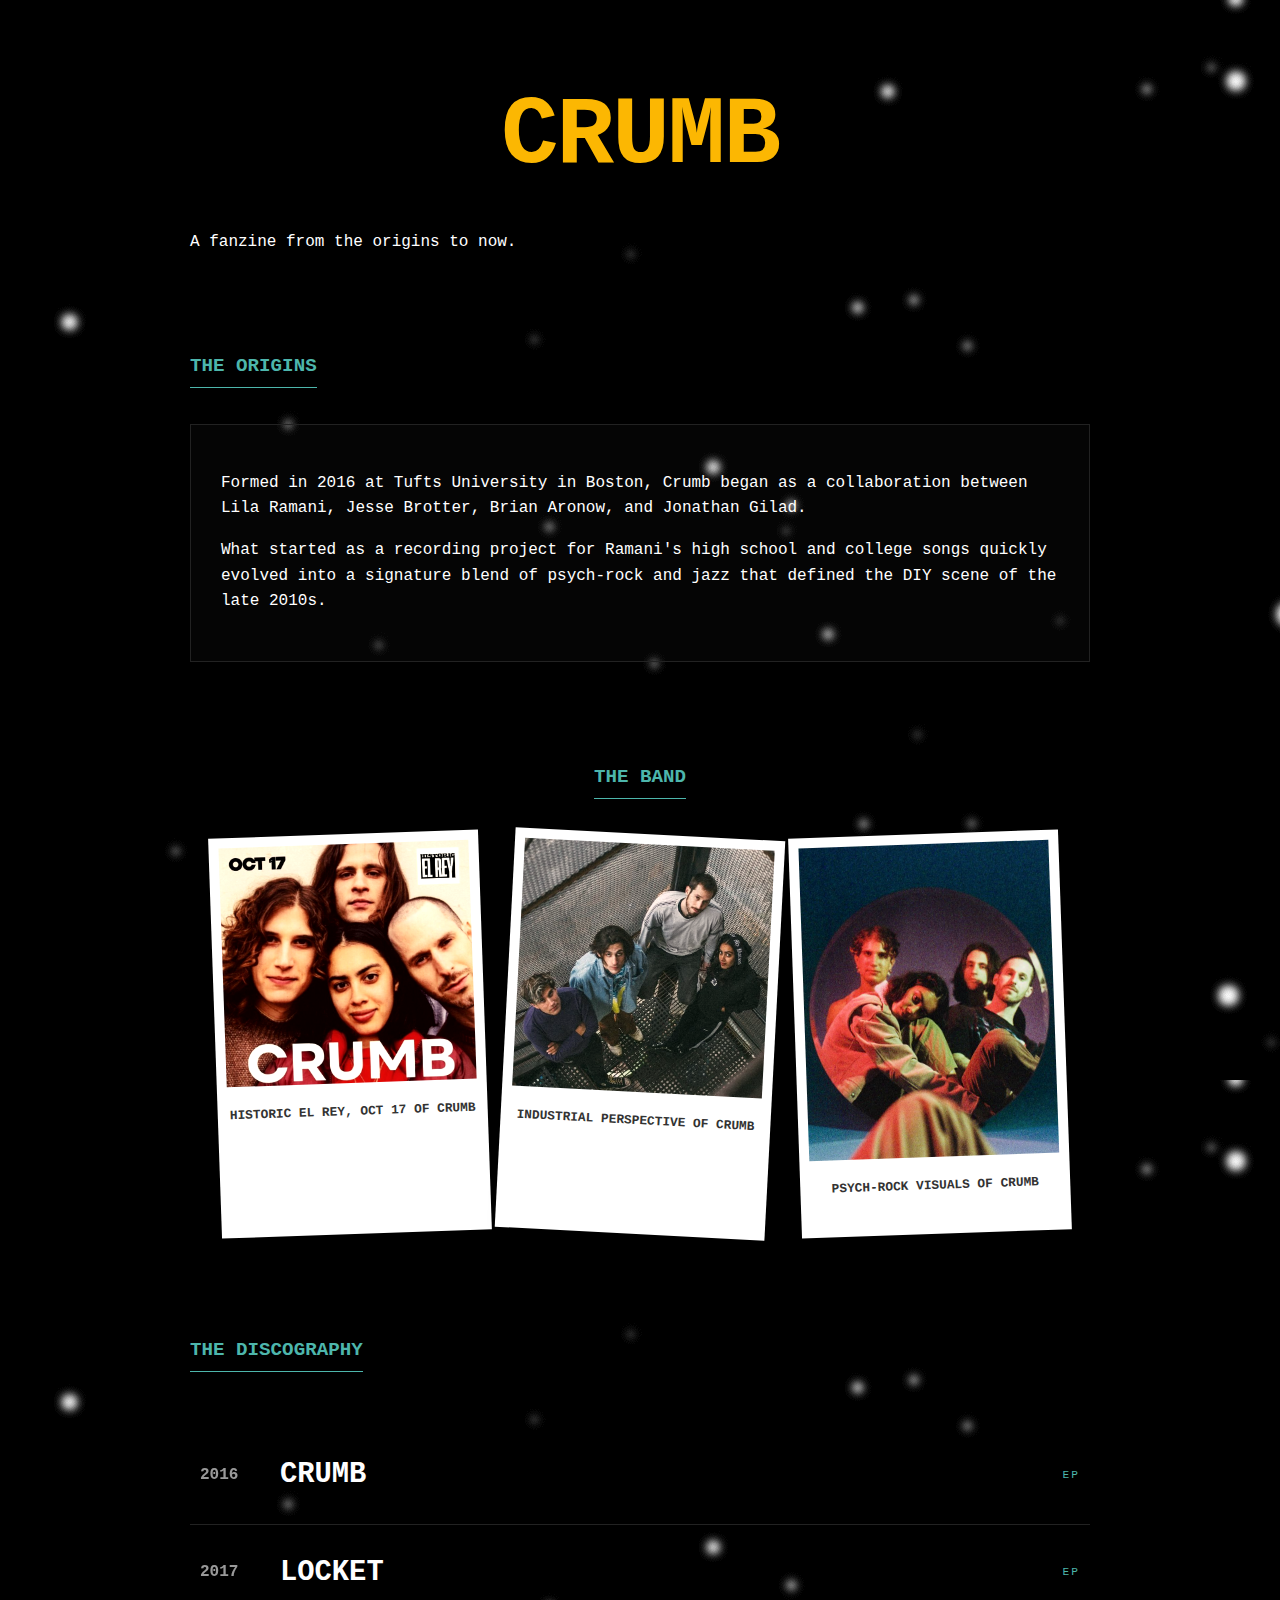
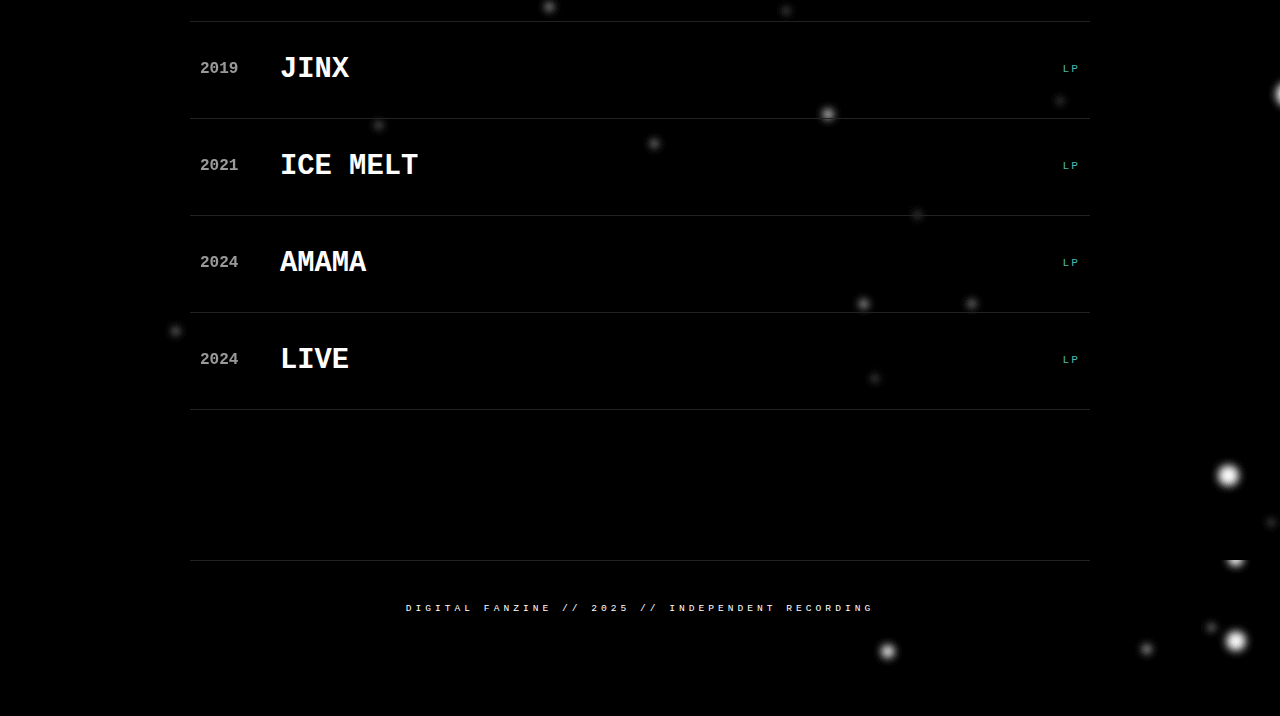
<file: index.html>
<!DOCTYPE html>
<html lang="en">
<head>
    <meta charset="UTF-8">
    <meta name="viewport" content="width=device-width, initial-scale=1.0">
    <title>CRUMB ZINE</title>
       <link rel="stylesheet" href="style.css" >
</head>
<body>

    <div class="container">
        <header>
            <h1>CRUMB</h1>
            <p class="subtitle">A fanzine from the origins to now.</p>
        </header>

        <section id="origin">
            <h2>The Origins</h2>
            <div class="origin-box">
                <p>Formed in 2016 at Tufts University in Boston, Crumb began as a collaboration between Lila Ramani, Jesse Brotter, Brian Aronow, and Jonathan Gilad.</p>
                <p>What started as a recording project for Ramani's high school and college songs quickly evolved into a signature blend of psych-rock and jazz that defined the DIY scene of the late 2010s.</p>
            </div>
        </section>

        <section id="gallery">
            <h2>The Band</h2>
            <div class="photo-spread">
                <div class="photo-item">
                    <img src="Crumb (1).jpg" alt="Crumb band portrait">
                    <p class="photo-caption">Historic El Rey, Oct 17  of crumb</p>
                </div>
                <div class="photo-item">
                    <img src="crumbbb.jpg" alt="Band on stairs">
                    <p class="photo-caption">Industrial perspective of crumb</p>
                </div>
                <div class="photo-item">
                    <img src="Crumb (@some_crumb) • Photos et vidéos Instagram (1).jpg" alt="Crumb dreamscape">
                    <p class="photo-caption">Psych-rock visuals of crumb</p>
                </div>
            </div>
        </section>

        <section id="albums">
            <h2>The Discography</h2>
            <div class="album-grid">
               <a href="crumb-ep.html" class="album-link"> 
                    <div class="album-card">
                        <span class="year">2016</span>
                        <span class="album-title">Crumb</span>
                        <span class="format">EP</span>
                    </div>
                </a>

                <a href="locket.html" class="album-link"> 
                    <div class="album-card">
                        <span class="year">2017</span>
                        <span class="album-title">Locket</span>
                        <span class="format">EP</span>
                    </div>
                </a>

                <a href="jinx.html" class="album-link">
                    <div class="album-card">
                        <span class="year">2019</span>
                        <span class="album-title">Jinx</span>
                        <span class="format">LP</span>
                    </div>
                </a>
                
                <a href="icemelt.html" class="album-link">
                    <div class="album-card">
                        <span class="year">2021</span>
                        <span class="album-title">Ice Melt</span>
                        <span class="format">LP</span>
                    </div>
                </a>
               
            <a href="amama.html" class="album-link">
                <div class="album-card">
                    <span class="year">2024</span>
                    <span class="album-title">AMAMA</span>
                    <span class="format">LP</span>
                </div>
            </a>

            <a href="live.html" class="album-link">
                <div class="album-card">
                    <span class="year">2024</span>
                    <span class="album-title">LIVE</span>
                    <span class="format">LP</span>
                </div>
            </a>

            
        </div>
        </section>

        <footer>
            DIGITAL FANZINE // 2025 // INDEPENDENT RECORDING
        </footer>
    </div>

</body>
</html>
</file>
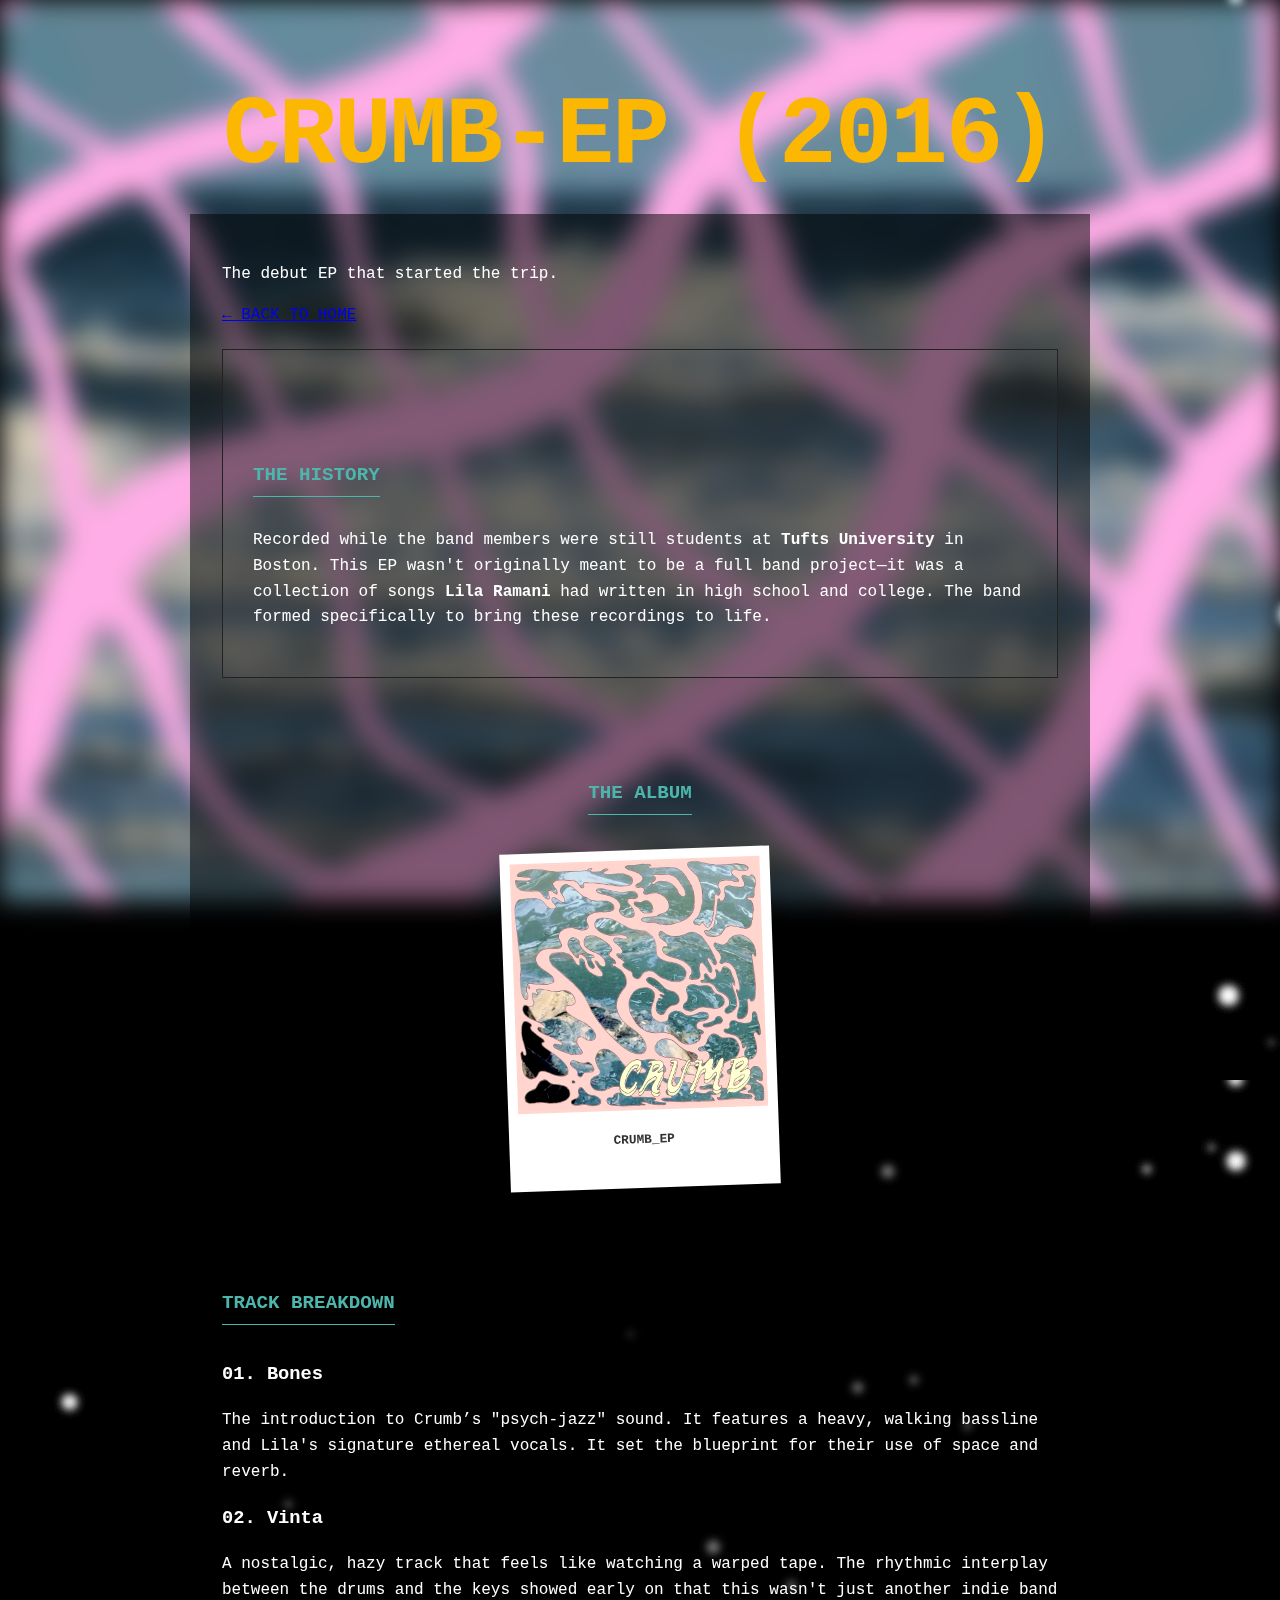
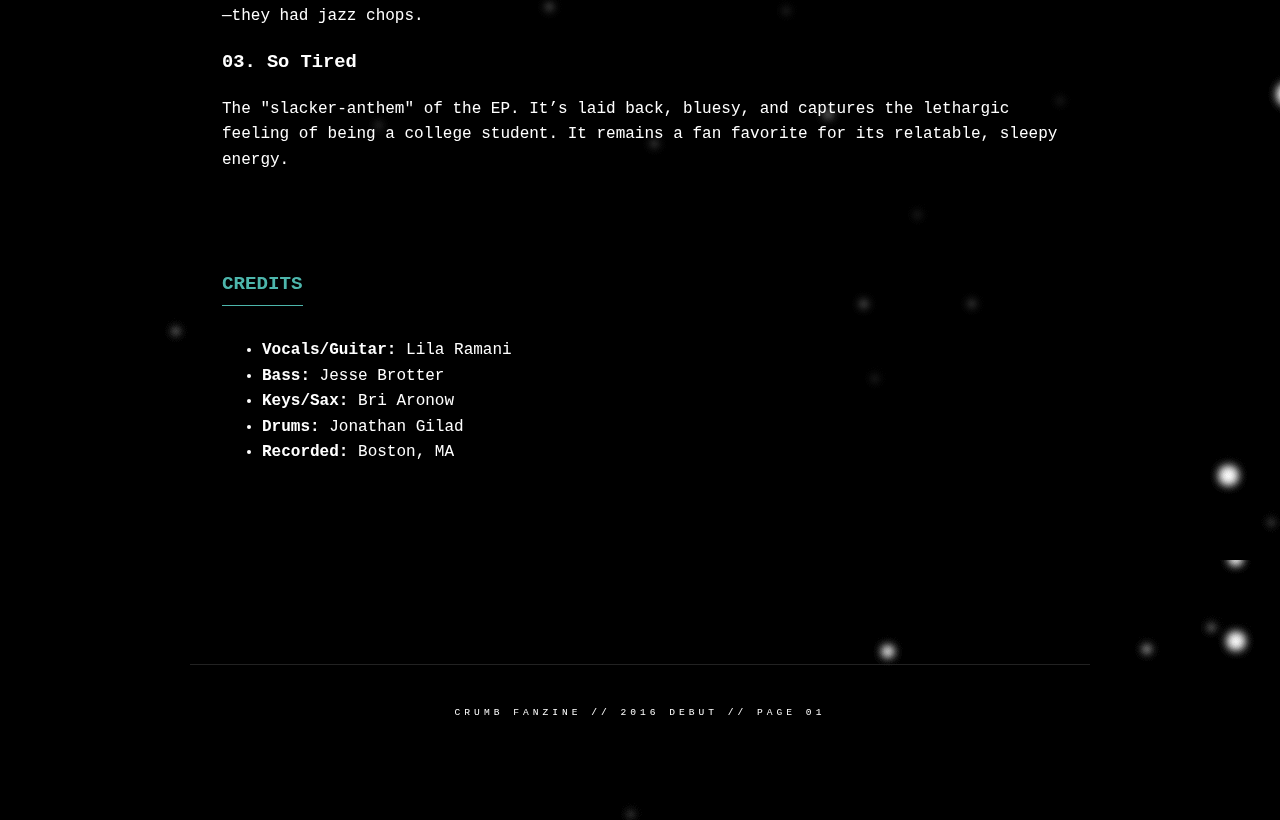
<file: crumb-ep.html>
<!DOCTYPE html>
<html lang="en">
<head>
    <meta charset="UTF-8">
    <title>CRUMB EP (2016) - Deep Dive</title>
    <link rel="stylesheet" href="style.css"> 
	<style>
		body:before {
			content:"";
			display: block;
			width: 100vw;
			height: 100vh;
			position: fixed;
			z-index: -1;
			
		
				background-image: url('final crumb ep.gif');
				background-size: cover;
				background-attachment: fixed;
				background-position: center;
			
				background-size: cover;
				background-attachment: fixed;
				background-position: center;
				filter: blur(1vw);
       		 }
		
	.deep-dive{
		background-color: rgba(0, 0, 0,0.5);
		padding: 2rem;
		
	}	
	</style>
	
</head>
<body>
    <div class="container">
        <header>
            <h1>CRUMB-ep (2016)</h1>
        </header>

        <section class="deep-dive">
			<p class="subtitle">The debut EP that started the trip.</p>
			<a href="index.html" class="back-button">← BACK TO HOME</a>
            <div class="origin-box">
                <h2>The History</h2>
                <p>Recorded while the band members were still students at <strong>Tufts University</strong> in Boston. This EP wasn't originally meant to be a full band project—it was a collection of songs <strong>Lila Ramani</strong> had written in high school and college. The band formed specifically to bring these recordings to life.</p>
            </div>

             <section id="gallery">
                <h2>The Album</h2>
                <div class="photo-spread">
                    <div class="photo-item">
                        <img src="Crumb-Crumb 🌊🌸🪨.jpg" alt="Crumb band portrait">
                        <p class="photo-caption">crumb_ep</p>
                    </div>
             
            
        </section>
            <div class="tracklist-section">
                <h2>Track Breakdown</h2>
                
                <div class="track">
                    <h3>01. Bones</h3>
                    <p>The introduction to Crumb’s "psych-jazz" sound. It features a heavy, walking bassline and Lila's signature ethereal vocals. It set the blueprint for their use of space and reverb.</p>
                </div>

                <div class="track">
                    <h3>02. Vinta</h3>
                    <p>A nostalgic, hazy track that feels like watching a warped tape. The rhythmic interplay between the drums and the keys showed early on that this wasn't just another indie band—they had jazz chops.</p>
                </div>

                <div class="track">
                    <h3>03. So Tired</h3>
                    <p>The "slacker-anthem" of the EP. It’s laid back, bluesy, and captures the lethargic feeling of being a college student. It remains a fan favorite for its relatable, sleepy energy.</p>
                </div>
            </div>

            <div class="tech-specs">
                <h2>Credits</h2>
                <ul>
                    <li><strong>Vocals/Guitar:</strong> Lila Ramani</li>
                    <li><strong>Bass:</strong> Jesse Brotter</li>
                    <li><strong>Keys/Sax:</strong> Bri Aronow</li>
                    <li><strong>Drums:</strong> Jonathan Gilad</li>
                    <li><strong>Recorded:</strong> Boston, MA</li>
                </ul>
            </div>
        </section>

        <footer>
            CRUMB FANZINE // 2016 DEBUT // PAGE 01
        </footer>
    </div>
</body>
</html>
</file>
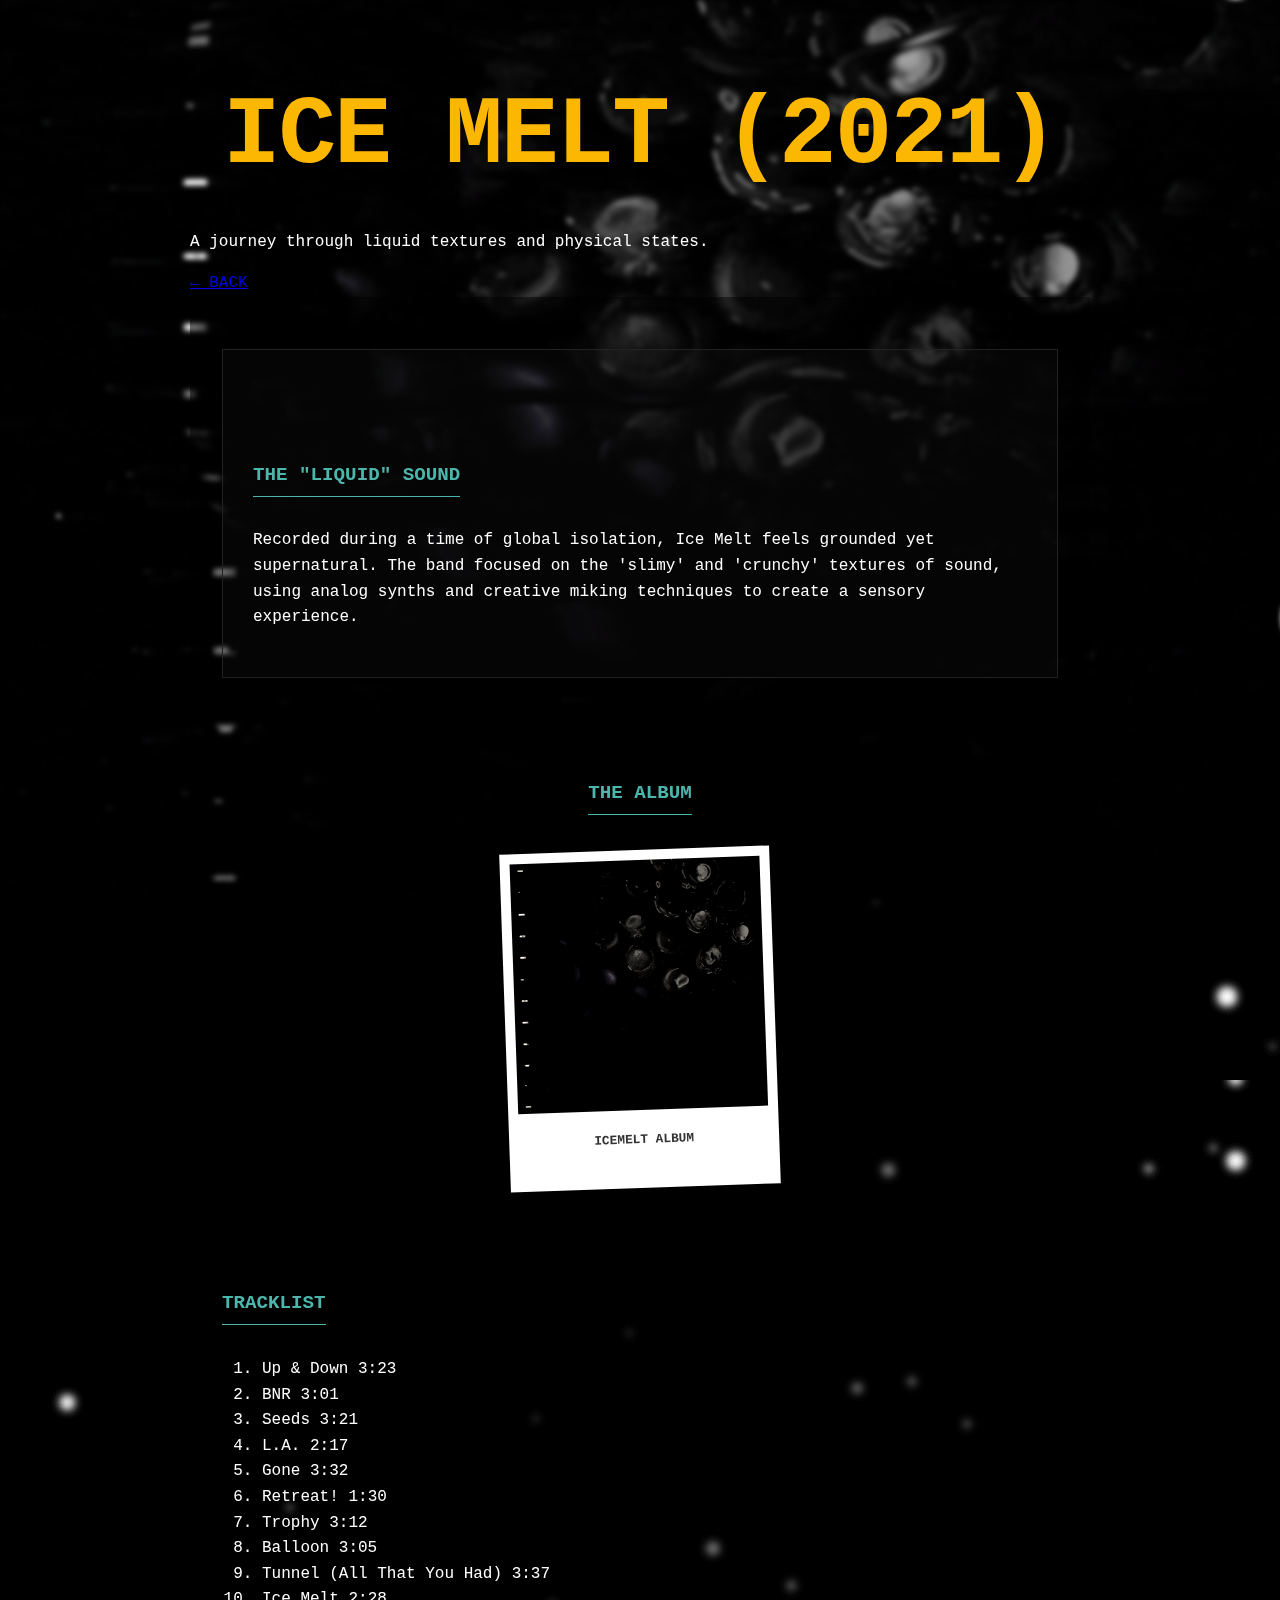
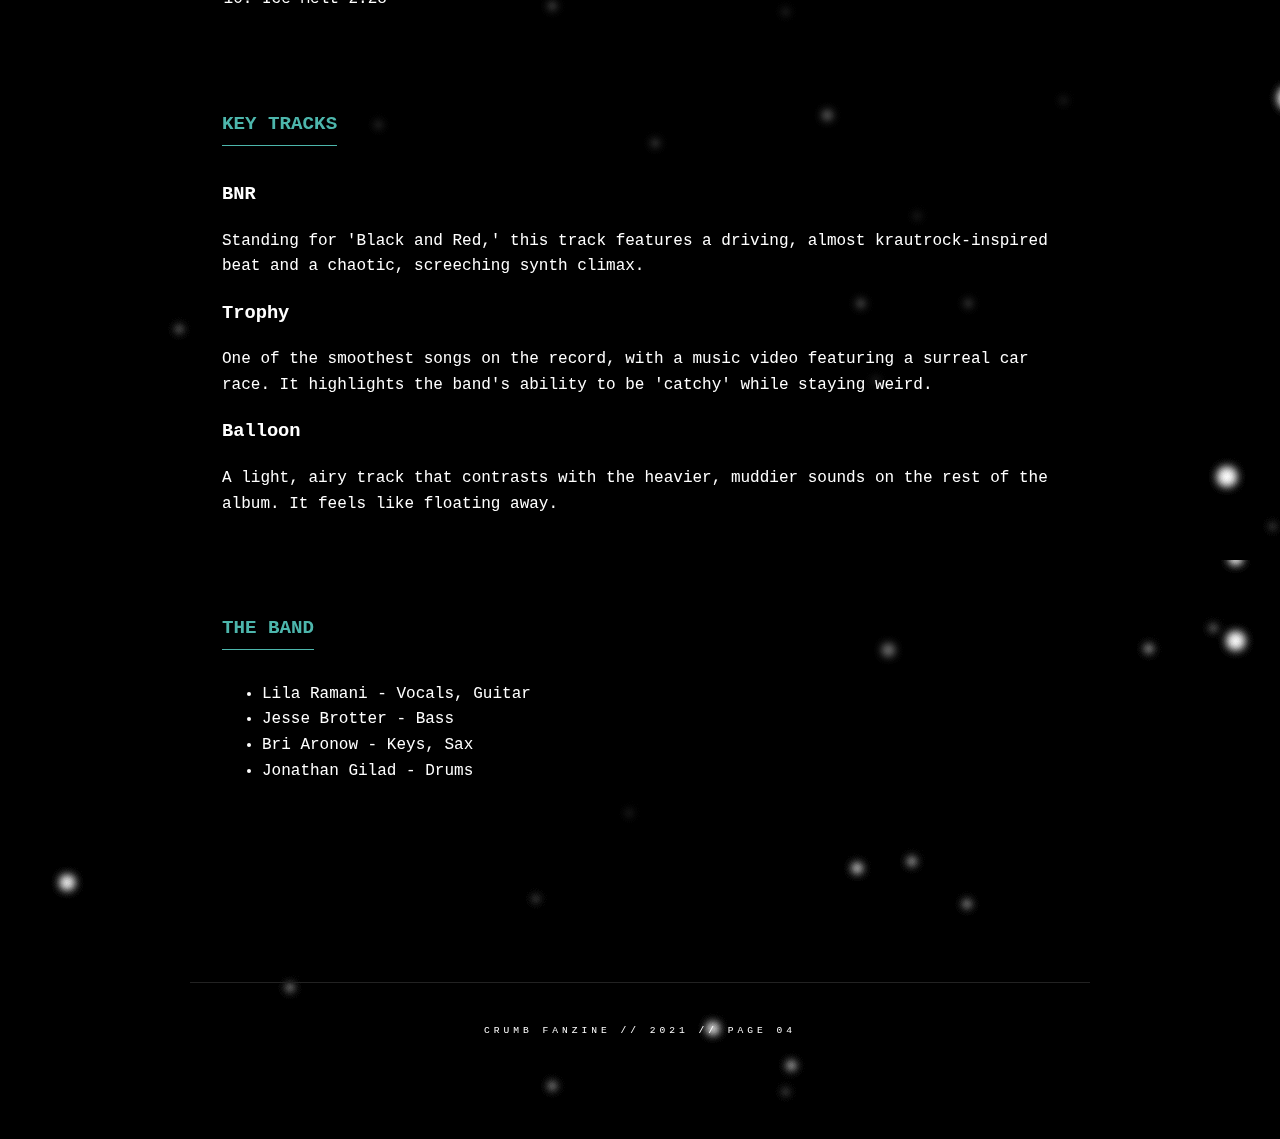
<file: icemelt.html>
<!DOCTYPE html>
<html lang="en">
<head>
    <meta charset="UTF-8">
    <title>CRUMB EP (2016) - Deep Dive</title>
    <link rel="stylesheet" href="style.css"> 
    <style>
		body:before {
			content:"";
			display: block;
			width: 100vw;
			height: 100vh;
			position: fixed;
			z-index: -1;
			
		
				background-image: url(' icemelt.gif');
				background-size: cover;
				background-attachment: fixed;
				background-position: center;
			
				background-size: cover;
				background-attachment: fixed;
				background-position: center;
				filter: blur(00.2vw);
       		 }
		
	.album-details{
		background-color: rgba(0, 0, 0,0.5);
		padding: 2rem;
		
	}	
  
	</style>
</head>
<body>
            <div class="container">
    <header>
        <h1>ICE MELT (2021)</h1>
        <p class="subtitle">A journey through liquid textures and physical states.</p>
        <a href="index.html" class="back-button">← BACK</a>
    </header>

    <section class="album-details">
        <div class="origin-box">
            <h2>The "Liquid" Sound</h2>
            <p>Recorded during a time of global isolation, Ice Melt feels grounded yet supernatural. The band focused on the 'slimy' and 'crunchy' textures of sound, using analog synths and creative miking techniques to create a sensory experience.</p>
        </div>

        <section id="gallery">
                    <h2>The Album</h2>
                    <div class="photo-spread">
                        <div class="photo-item">
                            <img src="icemelt album.jpg" alt="Crumb band portrait">
                            <p class="photo-caption">icemelt album</p>
                      </div>
                </section> 

        <div class="full-tracklist">
            <h2>Tracklist</h2>
            <ol>
                <li>Up & Down <span class="time">3:23</span></li>
                <li>BNR <span class="time">3:01</span></li>
                <li>Seeds <span class="time">3:21</span></li>
                <li>L.A. <span class="time">2:17</span></li>
                <li>Gone <span class="time">3:32</span></li>
                <li>Retreat! <span class="time">1:30</span></li>
                <li>Trophy <span class="time">3:12</span></li>
                <li>Balloon <span class="time">3:05</span></li>
                <li>Tunnel (All That You Had) <span class="time">3:37</span></li>
                <li>Ice Melt <span class="time">2:28</span></li>
            </ol>
        </div>

        <div class="tracklist-section">
            <h2>Key Tracks</h2>
            
            <div class="track-item">
                <h3>BNR</h3>
                <p>Standing for 'Black and Red,' this track features a driving, almost krautrock-inspired beat and a chaotic, screeching synth climax.</p>
            </div>

            <div class="track-item">
                <h3>Trophy</h3>
                <p>One of the smoothest songs on the record, with a music video featuring a surreal car race. It highlights the band's ability to be 'catchy' while staying weird.</p>
            </div>

            <div class="track-item">
                <h3>Balloon</h3>
                <p>A light, airy track that contrasts with the heavier, muddier sounds on the rest of the album. It feels like floating away.</p>
            </div>
        </div>

        <div class="band-roster">
        <h2>The Band</h2>
        <ul>
            <li>Lila Ramani - Vocals, Guitar</li>
            <li>Jesse Brotter - Bass</li>
            <li>Bri Aronow - Keys, Sax</li>
            <li>Jonathan Gilad - Drums</li>
        </ul>
    </div>
    </section>

    <footer>
        CRUMB FANZINE // 2021 // PAGE 04
    </footer>
</div>
        
</body>
</html>
</file>
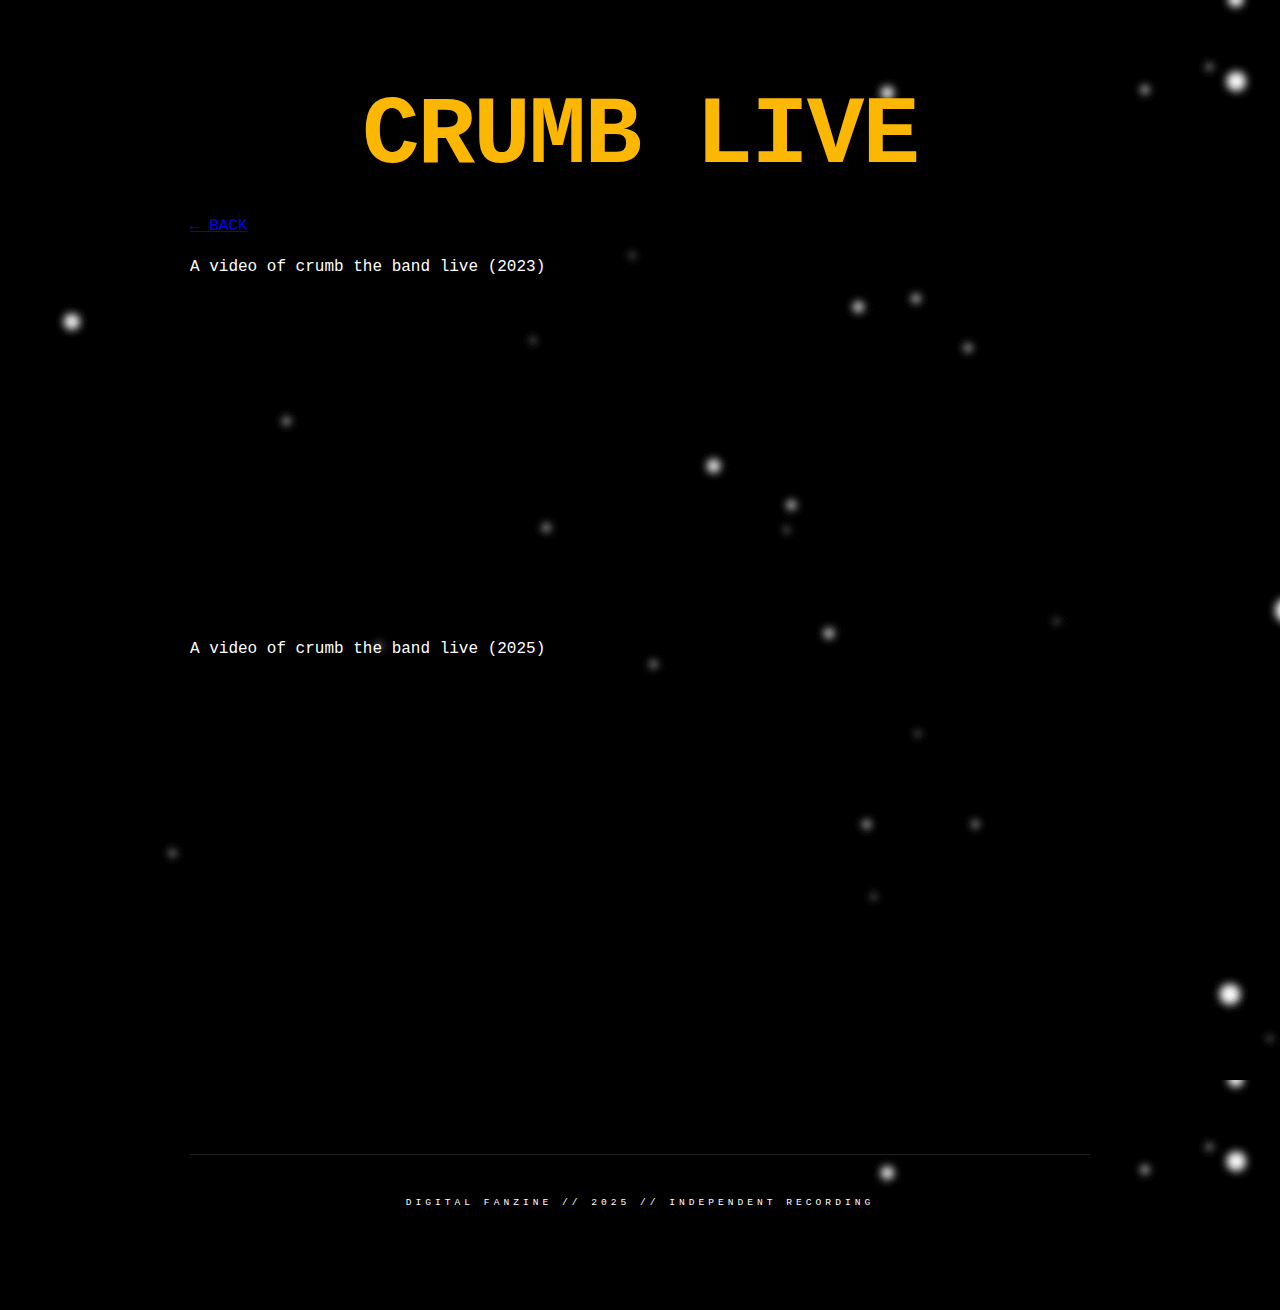
<file: live.html>
<!DOCTYPE html>
<html lang="en">
<head>
    <meta charset="UTF-8">
    <meta name="viewport" content="width=device-width, initial-scale=1.0">
    <title>CRUMB ZINE </title>
       <link rel="stylesheet" href="style.css" >
</head>
<body>

    <div class="container">
        <header>
            <h1>CRUMB live</h1>
            <a href="index.html" class="back-button">← BACK</a>
            <p class="subtitle">A video of crumb the band live (2023)</p>
            
        </header>
        <iframe width="560" height="315" src="https://www.youtube.com/embed/21CU-p2fiCs?si=D0_2i8VOQHk1-JIm" title="YouTube video player" frameborder="0" allow="accelerometer; autoplay; clipboard-write; encrypted-media; gyroscope; picture-in-picture; web-share" referrerpolicy="strict-origin-when-cross-origin" allowfullscreen></iframe>

        <p class="subtitle">A video of crumb the band live (2025)</p>

        <iframe width="560" height="315" src="https://www.youtube.com/embed/3-us6fTBziA?si=eP5j0ks8agC-eZ6v" title="YouTube video player" frameborder="0" allow="accelerometer; autoplay; clipboard-write; encrypted-media; gyroscope; picture-in-picture; web-share" referrerpolicy="strict-origin-when-cross-origin" allowfullscreen></iframe>
       
        <footer>
            DIGITAL FANZINE // 2025 // INDEPENDENT RECORDING
        </footer>
    </div>

</body>
</html>
</file>
<file: style.css>
/* CRUMB BRAND COLORS */
:root {
    --bg: #0b0b0b;
    --text: #ffffff;
    --mustard: #d4a017;
    --teal: #4db6ac;
    --salmon: #ff8a65;
    --border: #222;
}

body {
    background-color: var(--bg);
    color: var(--text);
    font-family: 'Courier New', Courier, monospace;
    margin: 0;
    line-height: 1.6;
    /* This adds a "film grain" texture to the background */
    background-image: url('second versh.gif');
}

/* MAIN CONTAINER */
.container {
    max-width: 900px;
    margin: 0 auto;
    padding: 60px 20px;
}

/* THE MELTING TITLE */
header h1 {
    font-size: clamp(3rem, 10vw, 6rem);
    color: var(--mustard);
    text-align: center;
    letter-spacing: -2px;
    margin: 0;
    text-transform: uppercase;
    /* Subtle distortion to mimic the "Locket" music video vibe */
    filter: contrast(120%) brightness(110%);
    animation: sway 6s ease-in-out infinite;
}

@keyframes sway {
    0%, 100% { transform: skewX(-2deg); }
    50% { transform: skewX(2deg); }
}

/* SECTION HEADERS */
h2 {
    font-size: 1.2rem;
    color: var(--teal);
    border-bottom: 1px solid var(--teal);
    display: inline-block;
    padding-bottom: 5px;
    margin-top: 80px;
    text-transform: uppercase;
}

#gallery {
    padding: 20px 0;
    text-align: center;
}

.photo-spread {
    display: flex;
    justify-content: center;
    gap: 20px;
    flex-wrap: wrap;
    margin-top: 20px;
}

.photo-item {
    background: #fff;
    padding: 10px 10px 25px 10px;
    box-shadow: 5px 5px 15px rgba(0,0,0,0.1);
    transform: rotate(-2deg); /* Gives it a DIY "pasted-in" look */
    transition: transform 0.3s ease;
    max-width: 250px;
}

.photo-item:nth-child(even) {
    transform: rotate(3deg); /* Alternates the tilt */
}

.photo-item:hover {
    transform: rotate(0deg) scale(1.05);
    z-index: 10;
}

.photo-item img {
    width: 100%;
    height: auto;
    filter: sepia(20%) contrast(110%); /* Matches the vintage vibe of the photos */
}

.photo-caption {
    font-family: 'Courier New', Courier, monospace;
    font-size: 0.8rem;
    color: #333;
    margin-top: 10px;
    font-weight: bold;
    text-transform: uppercase;
}

/* ORIGIN BOX */
.origin-box {
    margin-top: 20px;
    padding: 30px;
    border: 1px solid var(--border);
    background: rgba(255, 255, 255, 0.02);
    position: relative;
}

/* THE CHRONOLOGICAL ALBUM LIST */
.album-grid {
    margin-top: 40px;
}

.album-card {
    display: grid;
    grid-template-columns: 80px 1fr 100px;
    align-items: center;
    padding: 25px 10px;
    border-bottom: 1px solid var(--border);
    transition: all 0.4s cubic-bezier(0.165, 0.84, 0.44, 1);
}

.album-card:hover {
    background-color: #151515;
    color: var(--salmon);
    padding-left: 20px;
    border-bottom-color: var(--salmon);
}

.year {
    font-weight: bold;
    opacity: 0.6;
}

.album-title {
    font-size: 1.8rem;
    font-weight: 900;
    text-transform: uppercase;
}

.format {
    text-align: right;
    font-size: 0.7rem;
    letter-spacing: 2px;
    color: var(--teal);
}

/* FOOTER */
footer {
    text-align: center;
    margin-top: 150px;
    padding: 40px;
    font-size: 0.6rem;
    border-top: 1px solid var(--border);
    opacity: 1;
    letter-spacing: 4px;
}

/* MOBILE RESPONSIVENESS */
@media (max-width: 600px) {
    .album-card {
        grid-template-columns: 1fr;
        gap: 10px;
    }
    .format { text-align: left; }
    h1 { font-size: 3rem; }
}

.album-link {
    text-decoration: none; /* Removes the underline */
    color: inherit;        /* Tells the link to use the color of the text around it */
    display: block;        /* Makes the whole area of the card clickable */
}
</file>
